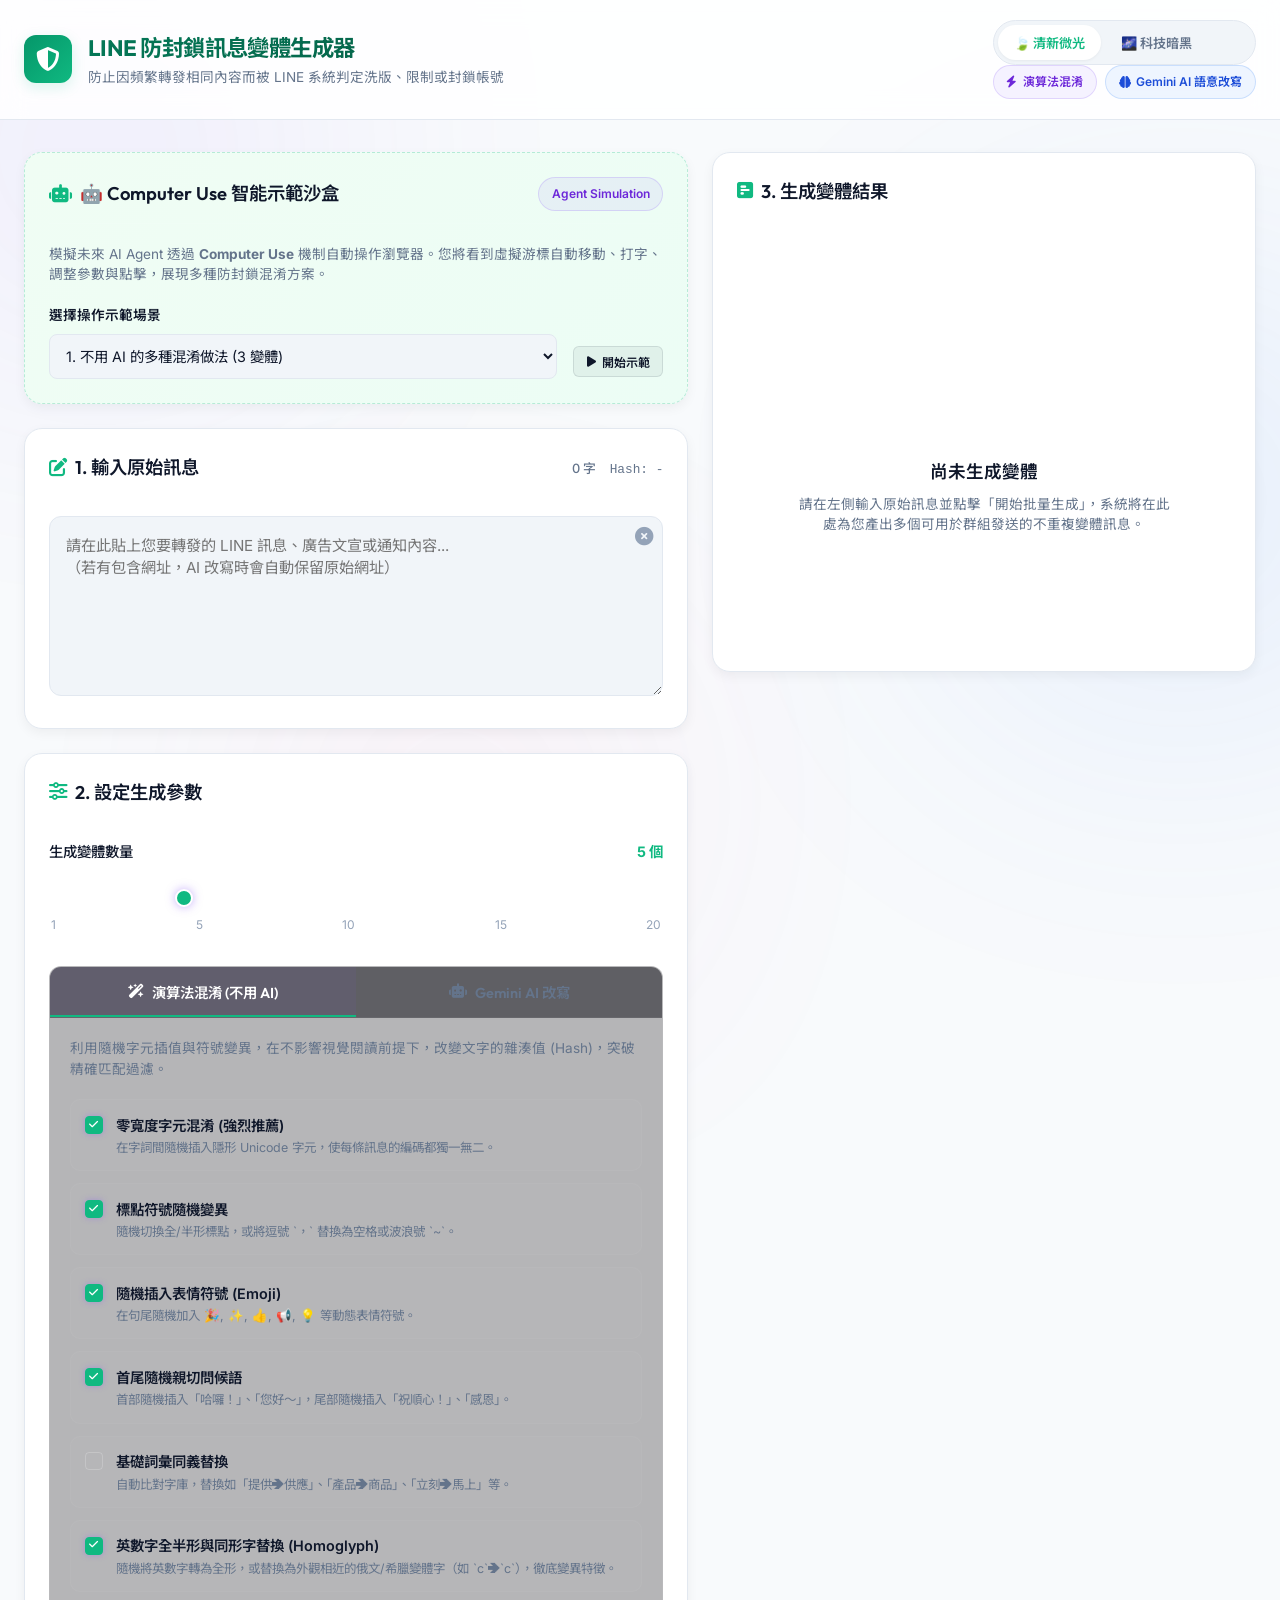
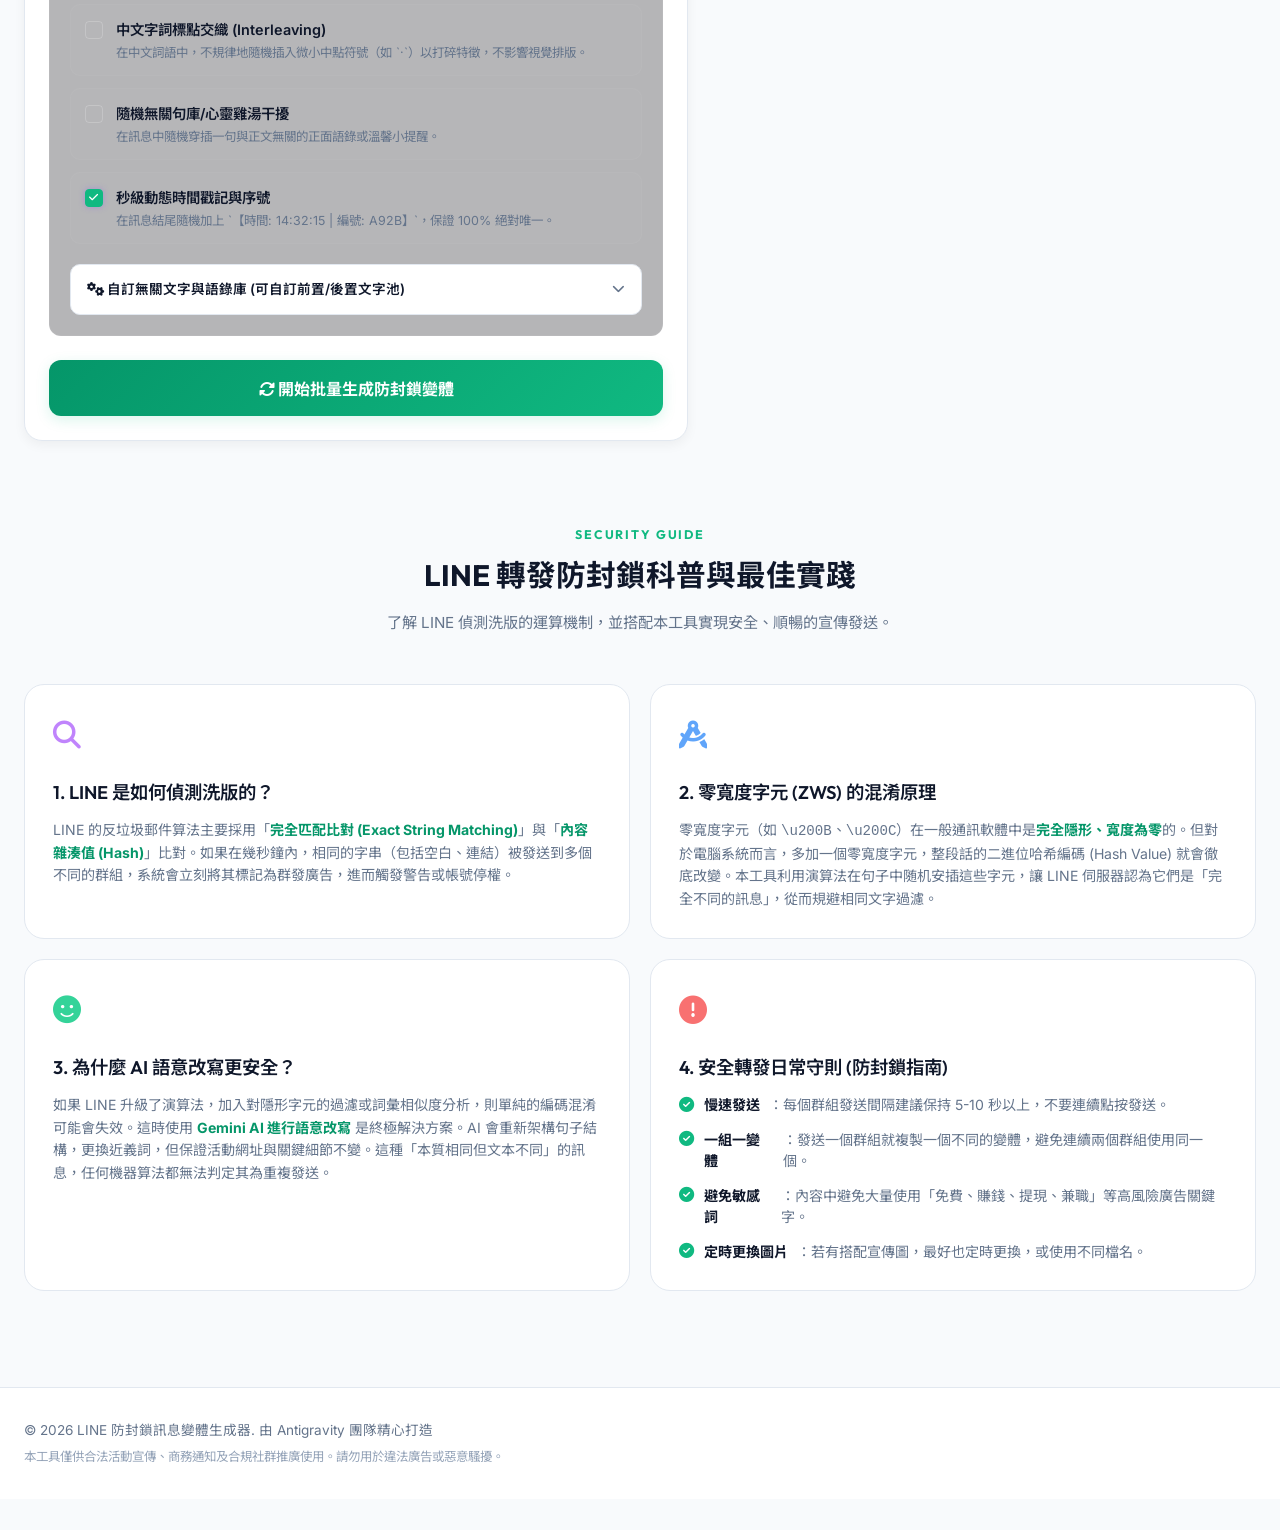
<file: index.html>
<!DOCTYPE html>
<html lang="zh-TW">
<head>
    <meta charset="UTF-8">
    <meta name="viewport" content="width=device-width, initial-scale=1.0">
    <title>LINE 防封鎖訊息變體生成器 | 雙效改寫混淆工具</title>
    <!-- Google Fonts -->
    <link rel="preconnect" href="https://fonts.googleapis.com">
    <link rel="preconnect" href="https://fonts.gstatic.com" crossorigin>
    <link href="https://fonts.googleapis.com/css2?family=Inter:wght@300;400;500;600;700&family=Outfit:wght@400;500;600;700;800&family=Noto+Sans+TC:wght@300;400;500;700;900&display=swap" rel="stylesheet">
    <!-- FontAwesome Icons -->
    <link rel="stylesheet" href="https://cdnjs.cloudflare.com/ajax/libs/font-awesome/6.4.0/css/all.min.css">
    <!-- CSS Stylesheet -->
    <link rel="stylesheet" href="style.css">
</head>
<body>

    <!-- Decorative Glow Orbs -->
    <div class="glow-orb orb-1"></div>
    <div class="glow-orb orb-2"></div>
    <div class="glow-orb orb-3"></div>

    <header class="app-header">
        <div class="container header-container">
            <div class="logo-area">
                <div class="logo-icon"><i class="fa-solid fa-shield-halved"></i></div>
                <div>
                    <h1>LINE 防封鎖訊息變體生成器</h1>
                    <p class="app-tagline">防止因頻繁轉發相同內容而被 LINE 系統判定洗版、限制或封鎖帳號</p>
                </div>
            </div>
            <div class="header-controls">
                <!-- Theme Switcher Pill -->
                <div class="theme-switcher" id="theme-switcher">
                    <button class="theme-btn active" id="theme-btn-fresh" data-theme="fresh">
                        🍃 清新微光
                    </button>
                    <button class="theme-btn" id="theme-btn-cyber" data-theme="cyber">
                        🌌 科技暗黑
                    </button>
                </div>
                
                <div class="header-badges">
                    <span class="badge badge-purple"><i class="fa-solid fa-bolt"></i> 演算法混淆</span>
                    <span class="badge badge-blue"><i class="fa-solid fa-brain"></i> Gemini AI 語意改寫</span>
                </div>
            </div>
        </div>
    </header>

    <main class="container app-layout">
        <!-- LEFT COLUMN: Control Panel & Settings -->
        <section class="control-panel">
            <!-- Computer Use Simulator Card -->
            <div class="card simulator-card">
                <div class="card-header">
                    <h2><i class="fa-solid fa-robot"></i> 🤖 Computer Use 智能示範沙盒</h2>
                    <span class="badge badge-purple">Agent Simulation</span>
                </div>
                <p class="tab-description">模擬未來 AI Agent 透過 <strong>Computer Use</strong> 機制自動操作瀏覽器。您將看到虛擬游標自動移動、打字、調整參數與點擊，展現多種防封鎖混淆方案。</p>
                
                <div class="sim-controls-wrapper">
                    <div class="form-group">
                        <label for="sim-scenario">選擇操作示範場景</label>
                        <select id="sim-scenario">
                            <option value="scenario-non-ai" selected>1. 不用 AI 的多種混淆做法 (3 變體)</option>
                            <option value="scenario-ai-hybrid">2. Gemini AI 語意改寫與混合模式 (2 變體)</option>
                            <option value="scenario-custom-noise">3. 自訂無關雜訊句庫演示 (4 變體)</option>
                        </select>
                    </div>
                    
                    <div class="sim-btns">
                        <button class="btn btn-secondary btn-sm btn-sim-action" id="btn-start-sim">
                            <i class="fa-solid fa-play"></i> 開始示範
                        </button>
                        <button class="btn btn-secondary btn-sm btn-sim-action hidden" id="btn-pause-sim">
                            <i class="fa-solid fa-pause"></i> 暫停
                        </button>
                        <button class="btn btn-secondary btn-sm btn-sim-action hidden" id="btn-stop-sim">
                            <i class="fa-solid fa-stop text-danger"></i> 停止
                        </button>
                    </div>
                </div>

                <!-- Simulation Monospace Console HUD -->
                <div class="sim-hud hidden" id="sim-hud">
                    <div class="sim-hud-header">
                        <span><i class="fa-solid fa-terminal"></i> Agent Action Terminal</span>
                        <span class="sim-hud-status" id="sim-hud-status">Executing...</span>
                    </div>
                    <div class="sim-hud-body" id="sim-hud-body">
                        <!-- Populated dynamically -->
                    </div>
                </div>
            </div>

            <!-- Text Input Card -->
            <div class="card">
                <div class="card-header">
                    <h2><i class="fa-solid fa-pen-to-square"></i> 1. 輸入原始訊息</h2>
                    <div class="header-meta">
                        <span class="char-counter" id="char-counter">0 字</span>
                        <span class="hash-display" id="orig-hash" style="margin-left: 10px; font-family: monospace; font-size: 0.8rem; color: var(--text-muted);">Hash: -</span>
                    </div>
                </div>
                <div class="input-wrapper">
                    <textarea id="input-message" placeholder="請在此貼上您要轉發的 LINE 訊息、廣告文宣或通知內容...&#10;（若有包含網址，AI 改寫時會自動保留原始網址）"></textarea>
                    <button class="clear-btn" id="btn-clear-input" title="清除輸入"><i class="fa-solid fa-circle-xmark"></i></button>
                </div>
            </div>

            <!-- Parameters Card -->
            <div class="card settings-card">
                <div class="card-header">
                    <h2><i class="fa-solid fa-sliders"></i> 2. 設定生成參數</h2>
                </div>
                
                <div class="setting-group">
                    <div class="setting-label">
                        <span>生成變體數量</span>
                        <strong id="variant-count-val">5 個</strong>
                    </div>
                    <div class="range-slider-wrapper">
                        <input type="range" id="variant-count" min="1" max="20" value="5" step="1">
                        <div class="range-ticks">
                            <span>1</span>
                            <span>5</span>
                            <span>10</span>
                            <span>15</span>
                            <span>20</span>
                        </div>
                    </div>
                </div>

                <!-- Mode Tabs -->
                <div class="tab-wrapper">
                    <div class="tabs">
                        <button class="tab-btn active" data-tab="tab-non-ai">
                            <i class="fa-solid fa-wand-magic-sparkles"></i> 演算法混淆 (不用 AI)
                        </button>
                        <button class="tab-btn" data-tab="tab-ai">
                            <i class="fa-solid fa-robot"></i> Gemini AI 改寫
                        </button>
                    </div>

                    <!-- Tab 1: Non-AI Algorithm Settings -->
                    <div class="tab-content active" id="tab-non-ai">
                        <p class="tab-description">利用隨機字元插值與符號變異，在不影響視覺閱讀前提下，改變文字的雜湊值 (Hash)，突破精確匹配過濾。</p>
                        
                        <div class="checkbox-options">
                            <label class="checkbox-card">
                                <input type="checkbox" id="opt-zws" checked>
                                <span class="checkbox-custom"><i class="fa-solid fa-check"></i></span>
                                <div class="option-info">
                                    <strong>零寬度字元混淆 (強烈推薦)</strong>
                                    <span>在字詞間隨機插入隱形 Unicode 字元，使每條訊息的編碼都獨一無二。</span>
                                </div>
                            </label>

                            <label class="checkbox-card">
                                <input type="checkbox" id="opt-punctuation" checked>
                                <span class="checkbox-custom"><i class="fa-solid fa-check"></i></span>
                                <div class="option-info">
                                    <strong>標點符號隨機變異</strong>
                                    <span>隨機切換全/半形標點，或將逗號 `，` 替換為空格或波浪號 `~`。</span>
                                </div>
                            </label>

                            <label class="checkbox-card">
                                <input type="checkbox" id="opt-emoji" checked>
                                <span class="checkbox-custom"><i class="fa-solid fa-check"></i></span>
                                <div class="option-info">
                                    <strong>隨機插入表情符號 (Emoji)</strong>
                                    <span>在句尾隨機加入 🎉, ✨, 👍, 📢, 💡 等動態表情符號。</span>
                                </div>
                            </label>

                            <label class="checkbox-card">
                                <input type="checkbox" id="opt-salutation" checked>
                                <span class="checkbox-custom"><i class="fa-solid fa-check"></i></span>
                                <div class="option-info">
                                    <strong>首尾隨機親切問候語</strong>
                                    <span>首部隨機插入「哈囉！」、「您好～」，尾部隨機插入「祝順心！」、「感恩」。</span>
                                </div>
                            </label>

                            <label class="checkbox-card">
                                <input type="checkbox" id="opt-synonyms">
                                <span class="checkbox-custom"><i class="fa-solid fa-check"></i></span>
                                <div class="option-info">
                                    <strong>基礎詞彙同義替換</strong>
                                    <span>自動比對字庫，替換如「提供➔供應」、「產品➔商品」、「立刻➔馬上」等。</span>
                                </div>
                            </label>

                            <label class="checkbox-card">
                                <input type="checkbox" id="opt-width" checked>
                                <span class="checkbox-custom"><i class="fa-solid fa-check"></i></span>
                                <div class="option-info">
                                    <strong>英數字全半形與同形字替換 (Homoglyph)</strong>
                                    <span>隨機將英數字轉為全形，或替換為外觀相近的俄文/希臘變體字（如 `c`➔`с`），徹底變異特徵。</span>
                                </div>
                            </label>

                            <label class="checkbox-card">
                                <input type="checkbox" id="opt-interleave">
                                <span class="checkbox-custom"><i class="fa-solid fa-check"></i></span>
                                <div class="option-info">
                                    <strong>中文字詞標點交織 (Interleaving)</strong>
                                    <span>在中文詞語中，不規律地隨機插入微小中點符號（如 `·`）以打碎特徵，不影響視覺排版。</span>
                                </div>
                            </label>

                            <label class="checkbox-card">
                                <input type="checkbox" id="opt-noise-quote">
                                <span class="checkbox-custom"><i class="fa-solid fa-check"></i></span>
                                <div class="option-info">
                                    <strong>隨機無關句庫/心靈雞湯干擾</strong>
                                    <span>在訊息中隨機穿插一句與正文無關的正面語錄或溫馨小提醒。</span>
                                </div>
                            </label>

                            <label class="checkbox-card">
                                <input type="checkbox" id="opt-timestamp" checked>
                                <span class="checkbox-custom"><i class="fa-solid fa-check"></i></span>
                                <div class="option-info">
                                    <strong>秒級動態時間戳記與序號</strong>
                                    <span>在訊息結尾隨機加上 `【時間: 14:32:15 | 編號: A92B】`，保證 100% 絕對唯一。</span>
                                </div>
                            </label>
                        </div>

                        <!-- Advanced Custom Text pools collapsible -->
                        <div class="advanced-settings-toggle" id="btn-toggle-advanced">
                            <span><i class="fa-solid fa-gears"></i> 自訂無關文字與語錄庫 (可自訂前置/後置文字池)</span>
                            <i class="fa-solid fa-chevron-down toggle-arrow" id="advanced-arrow"></i>
                        </div>

                        <div class="advanced-settings-panel hidden" id="advanced-settings-panel">
                            <div class="form-group">
                                <label for="custom-prefixes">自訂前置問候語池 (一行一個)</label>
                                <textarea id="custom-prefixes" placeholder="輸入可隨機替代的前置句..."></textarea>
                            </div>
                            <div class="form-group">
                                <label for="custom-suffixes">自訂後置祝福語池 (一行一個)</label>
                                <textarea id="custom-suffixes" placeholder="輸入可隨機替代的後置句..."></textarea>
                            </div>
                            <div class="form-group">
                                <label for="custom-quotes">自訂無關雜訊句庫 (心靈雞湯，一行一個)</label>
                                <textarea id="custom-quotes" placeholder="輸入可隨機穿插的無關句..."></textarea>
                            </div>
                        </div>
                    </div>

                    <!-- Tab 2: Gemini AI Settings -->
                    <div class="tab-content" id="tab-ai">
                        <p class="tab-description">呼叫 Google Gemini 模型，進行深度的句型重組與詞彙改寫，確保意思 100% 相同，但字面特徵截然不同。</p>
                        
                        <div class="ai-form">
                            <!-- API Key Input -->
                            <div class="form-group">
                                <div class="form-label-with-link">
                                    <label for="api-key">Google Gemini API Key</label>
                                    <a href="https://aistudio.google.com/app/apikey" target="_blank" rel="noopener noreferrer" class="link-btn">
                                        <i class="fa-solid fa-arrow-up-right-from-square"></i> 取得免費金鑰
                                    </a>
                                </div>
                                <div class="api-key-input-wrapper">
                                    <input type="password" id="api-key" placeholder="請輸入 AI Studio 的 API 金鑰 (AI_...)">
                                    <button class="toggle-password" id="btn-toggle-key" type="button" title="顯示金鑰">
                                        <i class="fa-solid fa-eye"></i>
                                    </button>
                                </div>
                                <span class="form-help">金鑰將安全地儲存在您的瀏覽器本地，不會傳送到第三方伺服器。</span>
                            </div>

                            <!-- Model Select -->
                            <div class="form-group">
                                <label for="ai-model">選擇 Gemini 模型</label>
                                <select id="ai-model">
                                    <option value="gemini-2.5-flash" selected>Gemini 2.5 Flash (推薦 - 速度極快且節省 Token)</option>
                                    <option value="gemini-2.0-flash">Gemini 2.0 Flash (新版 - 反應靈敏)</option>
                                    <option value="gemini-1.5-flash">Gemini 1.5 Flash (標準版)</option>
                                    <option value="gemini-2.5-pro">Gemini 2.5 Pro (高品質重寫 - 速度較慢)</option>
                                    <option value="custom">自訂模型名稱...</option>
                                </select>
                                <input type="text" id="custom-model-input" placeholder="請輸入模型 ID，例如: gemini-2.5-flash" class="custom-model-input hidden">
                            </div>

                            <!-- Tone Select -->
                            <div class="form-group">
                                <label for="ai-tone">改寫風格</label>
                                <select id="ai-tone">
                                    <option value="professional" selected>專業商務 (語氣誠懇、字句正式)</option>
                                    <option value="casual">親切日常 (適合社群轉發、多用「喔」、「唷」)</option>
                                    <option value="promotional">熱銷促銷 (凸顯限時限量好康、加強吸引力)</option>
                                    <option value="concise">簡短精煉 (去蕪存菁、只保留精華核心)</option>
                                </select>
                            </div>

                            <!-- Hybrid Mode Checkbox -->
                            <label class="checkbox-card hybrid-card">
                                <input type="checkbox" id="opt-hybrid" checked>
                                <span class="checkbox-custom"><i class="fa-solid fa-check"></i></span>
                                <div class="option-info">
                                    <strong>AI 語意改寫 + 零寬度字元混合模式 (最強防護)</strong>
                                    <span>先由 Gemini 進行語意改寫，再將生成的變體加入零寬度字元，達到雙重保護。</span>
                                </div>
                            </label>
                        </div>
                    </div>
                </div>

                <!-- Generate Action Button -->
                <button class="btn btn-generate" id="btn-generate">
                    <span class="btn-text"><i class="fa-solid fa-rotate"></i> 開始批量生成防封鎖變體</span>
                    <span class="spinner hidden"><i class="fa-solid fa-circle-notch fa-spin"></i> 生成中...</span>
                </button>
            </div>
        </section>

        <!-- RIGHT COLUMN: Output & Preview -->
        <section class="preview-panel">
            <div class="card results-card">
                <div class="card-header results-header">
                    <div class="results-title">
                        <h2><i class="fa-solid fa-square-poll-horizontal"></i> 3. 生成變體結果</h2>
                        <span class="results-count-badge hidden" id="results-count">共 0 個變體</span>
                    </div>
                    <div class="results-actions hidden" id="results-actions">
                        <label class="toggle-switch">
                            <input type="checkbox" id="toggle-zws-visibility">
                            <span class="slider-round"></span>
                            <span class="toggle-label"><i class="fa-solid fa-eye-slash"></i> 顯示隱形字元</span>
                        </label>
                        <button class="btn btn-secondary btn-sm" id="btn-export-csv">
                            <i class="fa-solid fa-file-csv"></i> 導出 CSV
                        </button>
                    </div>
                </div>

                <!-- Empty State -->
                <div class="empty-state" id="empty-state">
                    <div class="empty-icon"><i class="fa-solid fa-message-slash"></i></div>
                    <h3>尚未生成變體</h3>
                    <p>請在左側輸入原始訊息並點擊「開始批量生成」，系統將在此處為您產出多個可用於群組發送的不重複變體訊息。</p>
                </div>

                <!-- Loading State (Skeleton UI) -->
                <div class="skeleton-container hidden" id="skeleton-container">
                    <div class="skeleton-card">
                        <div class="skeleton-header">
                            <div class="skeleton-title"></div>
                            <div class="skeleton-btn"></div>
                        </div>
                        <div class="skeleton-body"></div>
                    </div>
                    <div class="skeleton-card">
                        <div class="skeleton-header">
                            <div class="skeleton-title"></div>
                            <div class="skeleton-btn"></div>
                        </div>
                        <div class="skeleton-body"></div>
                    </div>
                </div>

                <!-- Results List -->
                <div class="results-list hidden" id="results-list">
                    <!-- Populated dynamically by JS -->
                </div>
            </div>
        </section>
    </main>

    <!-- KNOWLEDGE SECTION: Bento Style grid -->
    <section class="container info-section">
        <div class="section-title">
            <span class="section-tag">SECURITY GUIDE</span>
            <h2>LINE 轉發防封鎖科普與最佳實踐</h2>
            <p>了解 LINE 偵測洗版的運算機制，並搭配本工具實現安全、順暢的宣傳發送。</p>
        </div>

        <div class="bento-grid">
            <div class="bento-card">
                <div class="bento-icon text-purple"><i class="fa-solid fa-magnifying-glass"></i></div>
                <h3>1. LINE 是如何偵測洗版的？</h3>
                <p>LINE 的反垃圾郵件算法主要採用「<strong>完全匹配比對 (Exact String Matching)</strong>」與「<strong>內容雜湊值 (Hash)</strong>」比對。如果在幾秒鐘內，相同的字串（包括空白、連結）被發送到多個不同的群組，系統會立刻將其標記為群發廣告，進而觸發警告或帳號停權。</p>
            </div>

            <div class="bento-card">
                <div class="bento-icon text-blue"><i class="fa-solid fa-compass-drafting"></i></div>
                <h3>2. 零寬度字元 (ZWS) 的混淆原理</h3>
                <p>零寬度字元（如 <code>\u200B</code>、<code>\u200C</code>）在一般通訊軟體中是<strong>完全隱形、寬度為零</strong>的。但對於電腦系統而言，多加一個零寬度字元，整段話的二進位哈希編碼 (Hash Value) 就會徹底改變。本工具利用演算法在句子中随机安插這些字元，讓 LINE 伺服器認為它們是「完全不同的訊息」，從而規避相同文字過濾。</p>
            </div>

            <div class="bento-card">
                <div class="bento-icon text-green"><i class="fa-solid fa-face-smile"></i></div>
                <h3>3. 為什麼 AI 語意改寫更安全？</h3>
                <p>如果 LINE 升級了演算法，加入對隱形字元的過濾或詞彙相似度分析，則單純的編碼混淆可能會失效。這時使用 <strong>Gemini AI 進行語意改寫</strong> 是終極解決方案。AI 會重新架構句子結構，更換近義詞，但保證活動網址與關鍵細節不變。這種「本質相同但文本不同」的訊息，任何機器算法都無法判定其為重複發送。</p>
            </div>

            <div class="bento-card">
                <div class="bento-icon text-red"><i class="fa-solid fa-circle-exclamation"></i></div>
                <h3>4. 安全轉發日常守則 (防封鎖指南)</h3>
                <ul class="guidelines-list">
                    <li><i class="fa-solid fa-circle-check"></i> <strong>慢速發送</strong>：每個群組發送間隔建議保持 5-10 秒以上，不要連續點按發送。</li>
                    <li><i class="fa-solid fa-circle-check"></i> <strong>一組一變體</strong>：發送一個群組就複製一個不同的變體，避免連續兩個群組使用同一個。</li>
                    <li><i class="fa-solid fa-circle-check"></i> <strong>避免敏感詞</strong>：內容中避免大量使用「免費、賺錢、提現、兼職」等高風險廣告關鍵字。</li>
                    <li><i class="fa-solid fa-circle-check"></i> <strong>定時更換圖片</strong>：若有搭配宣傳圖，最好也定時更換，或使用不同檔名。</li>
                </ul>
            </div>
        </div>
    </section>

    <!-- Footer -->
    <footer class="app-footer-bar">
        <div class="container text-center">
            <p>© 2026 LINE 防封鎖訊息變體生成器. 由 Antigravity 團隊精心打造</p>
            <p class="text-muted">本工具僅供合法活動宣傳、商務通知及合規社群推廣使用。請勿用於違法廣告或惡意騷擾。</p>
        </div>
    </footer>

    <!-- Toast Notification -->
    <div id="toast" class="toast hidden">
        <span class="toast-icon"><i class="fa-solid fa-circle-check"></i></span>
        <span class="toast-message">複製成功！已標記該變體為已使用。</span>
    </div>

    <!-- Virtual Cursor for Agent Simulation -->
    <div class="virtual-cursor hidden" id="virtual-cursor">
        <i class="fa-solid fa-mouse-pointer"></i>
        <div class="click-ripple" id="click-ripple"></div>
    </div>

    <!-- Interactive Script -->
    <script src="script.js"></script>
</body>
</html>
</file>
<file: style.css>
/* Custom CSS for LINE Anti-Ban Message Mutator App */

:root {
    /* Fresh Light Theme (Default) */
    --bg-dark: #f8fafc;
    --bg-card: #ffffff;
    --bg-card-hover: #f1f5f9;
    --border-color: #e2e8f0;
    --border-hover: #cbd5e1;
    --bg-input: #f1f5f9;
    
    --primary: #10b981; /* Emerald */
    --primary-gradient: linear-gradient(135deg, #059669 0%, #10b981 100%);
    --secondary: #6366f1; /* Indigo */
    --secondary-gradient: linear-gradient(135deg, #4f46e5 0%, #6366f1 100%);
    --line-color: #06c755;
    --line-gradient: linear-gradient(135deg, #059669 0%, #06c755 100%);
    
    --text-main: #0f172a;
    --text-muted: #64748b;
    --text-dark: #94a3b8;
    
    --success: #10b981;
    --danger: #ef4444;
    --warning: #f59e0b;
    
    --font-heading: 'Outfit', 'Inter', 'Noto Sans TC', sans-serif;
    --font-body: 'Inter', 'Noto Sans TC', sans-serif;
    
    --shadow-sm: 0 1px 3px rgba(0, 0, 0, 0.05);
    --shadow-md: 0 4px 12px rgba(0, 0, 0, 0.05);
    --shadow-glow: 0 4px 14px rgba(16, 185, 129, 0.15);
    
    --transition: all 0.3s cubic-bezier(0.4, 0, 0.2, 1);
    --orb-opacity: 0.08;

    /* Theme Tokens for Light theme compatibility */
    --card-header-text: #0f172a;
    --header-bg: rgba(255, 255, 255, 0.85);
    --header-border: #e2e8f0;
    --logo-text-gradient: linear-gradient(120deg, #047857 0%, #065f46 100%);
    
    --badge-bg-purple: rgba(139, 92, 246, 0.08);
    --badge-border-purple: rgba(139, 92, 246, 0.2);
    --badge-text-purple: #6d28d9;
    --badge-bg-blue: rgba(59, 130, 246, 0.08);
    --badge-border-blue: rgba(59, 130, 246, 0.2);
    --badge-text-blue: #1d4ed8;
    
    --variant-card-bg: #ffffff;
    --variant-body-bg: #f8fafc;
    --variant-body-text: #0f172a;
    
    --bento-title-color: #0f172a;
    --bento-para-bold: #059669;
    
    --advanced-bg: #f8fafc;
    
    --select-option-bg: #ffffff;
    --select-option-text: #0f172a;
    
    --sim-card-bg: linear-gradient(135deg, #f0fdf4 0%, #ecfdf5 100%);
    --sim-card-border: rgba(16, 185, 129, 0.25);
    --sim-card-hover-border: rgba(16, 185, 129, 0.5);

    --btn-secondary-bg: rgba(15, 23, 42, 0.05);
    --btn-secondary-border: rgba(15, 23, 42, 0.1);
    --btn-secondary-text: #0f172a;
    --btn-secondary-hover-bg: rgba(15, 23, 42, 0.08);
    --btn-secondary-hover-border: rgba(15, 23, 42, 0.18);
}

.theme-dark-cyber {
    /* Cyber Dark Theme (Current Dark Theme) */
    --bg-dark: #090b11;
    --bg-card: rgba(17, 22, 37, 0.75);
    --bg-card-hover: rgba(22, 28, 48, 0.9);
    --border-color: rgba(255, 255, 255, 0.08);
    --border-hover: rgba(255, 255, 255, 0.15);
    --bg-input: rgba(10, 11, 18, 0.6);
    
    --primary: #8b5cf6; /* Purple */
    --primary-gradient: linear-gradient(135deg, #6366f1 0%, #a855f7 100%);
    --secondary: #3b82f6; /* Blue */
    --secondary-gradient: linear-gradient(135deg, #1d4ed8 0%, #3b82f6 100%);
    
    --text-main: #f3f4f6;
    --text-muted: #9ca3af;
    --text-dark: #4b5563;
    
    --shadow-sm: 0 2px 8px rgba(0, 0, 0, 0.3);
    --shadow-md: 0 8px 24px rgba(0, 0, 0, 0.4);
    --shadow-glow: 0 0 20px rgba(139, 92, 246, 0.25);
    --orb-opacity: 0.22;

    /* Theme Tokens for Dark Theme */
    --card-header-text: #ffffff;
    --header-bg: rgba(10, 12, 22, 0.8);
    --header-border: rgba(255, 255, 255, 0.08);
    --logo-text-gradient: linear-gradient(120deg, #ffffff 30%, #e9d5ff 100%);
    
    --badge-bg-purple: rgba(139, 92, 246, 0.15);
    --badge-border-purple: rgba(139, 92, 246, 0.3);
    --badge-text-purple: #c084fc;
    --badge-bg-blue: rgba(59, 130, 246, 0.15);
    --badge-border-blue: rgba(59, 130, 246, 0.3);
    --badge-text-blue: #60a5fa;
    
    --variant-card-bg: rgba(255, 255, 255, 0.02);
    --variant-body-bg: rgba(10, 11, 18, 0.4);
    --variant-body-text: #e5e7eb;
    
    --bento-title-color: #ffffff;
    --bento-para-bold: #ffffff;
    
    --advanced-bg: rgba(10, 11, 18, 0.4);
    
    --select-option-bg: #090b11;
    --select-option-text: #ffffff;
    
    --sim-card-bg: linear-gradient(135deg, rgba(17, 22, 37, 0.8) 0%, rgba(26, 21, 44, 0.8) 100%);
    --sim-card-border: rgba(139, 92, 246, 0.35);
    --sim-card-hover-border: rgba(139, 92, 246, 0.6);

    --btn-secondary-bg: rgba(255, 255, 255, 0.05);
    --btn-secondary-border: rgba(255, 255, 255, 0.08);
    --btn-secondary-text: #ffffff;
    --btn-secondary-hover-bg: rgba(255, 255, 255, 0.1);
    --btn-secondary-hover-border: rgba(255, 255, 255, 0.15);
}

/* Global Reset & Base Styles */
* {
    box-sizing: border-box;
    margin: 0;
    padding: 0;
}

body {
    background-color: var(--bg-dark);
    color: var(--text-main);
    font-family: var(--font-body);
    line-height: 1.6;
    overflow-x: hidden;
    padding-bottom: 2rem;
}

.container {
    width: 100%;
    max-width: 1280px;
    margin: 0 auto;
    padding: 0 1.5rem;
}

a {
    color: var(--secondary);
    text-decoration: none;
    transition: var(--transition);
}

a:hover {
    color: #60a5fa;
    text-decoration: underline;
}

/* Scrollbar Customization */
::-webkit-scrollbar {
    width: 8px;
    height: 8px;
}

::-webkit-scrollbar-track {
    background: #0d1117;
}

::-webkit-scrollbar-thumb {
    background: #2f363d;
    border-radius: 4px;
}

::-webkit-scrollbar-thumb:hover {
    background: #444d56;
}

/* Decorative Background Glow Orbs */
.glow-orb {
    position: absolute;
    border-radius: 50%;
    filter: blur(140px);
    z-index: -1;
    opacity: 0.22;
    pointer-events: none;
}

.orb-1 {
    width: 500px;
    height: 500px;
    background: radial-gradient(circle, #8b5cf6 0%, rgba(139,92,246,0) 70%);
    top: -100px;
    left: -150px;
}

.orb-2 {
    width: 600px;
    height: 600px;
    background: radial-gradient(circle, #3b82f6 0%, rgba(59,130,246,0) 70%);
    top: 200px;
    right: -200px;
}

.orb-3 {
    width: 400px;
    height: 400px;
    background: radial-gradient(circle, #ec4899 0%, rgba(236,72,153,0) 70%);
    bottom: -100px;
    left: 20%;
}

/* Header Styling */
.app-header {
    background: var(--header-bg);
    backdrop-filter: blur(12px);
    border-bottom: 1px solid var(--header-border);
    padding: 1.25rem 0;
    position: sticky;
    top: 0;
    z-index: 100;
}

.header-container {
    display: flex;
    justify-content: space-between;
    align-items: center;
    flex-wrap: wrap;
    gap: 1rem;
}

.logo-area {
    display: flex;
    align-items: center;
    gap: 1rem;
}

.logo-icon {
    width: 48px;
    height: 48px;
    border-radius: 12px;
    background: var(--primary-gradient);
    display: flex;
    justify-content: center;
    align-items: center;
    font-size: 1.5rem;
    color: white;
    box-shadow: var(--shadow-glow);
}

.logo-area h1 {
    font-family: var(--font-heading);
    font-size: 1.4rem;
    font-weight: 700;
    letter-spacing: -0.025em;
    background: var(--logo-text-gradient);
    -webkit-background-clip: text;
    -webkit-text-fill-color: transparent;
}

.app-tagline {
    font-size: 0.85rem;
    color: var(--text-muted);
}

.header-badges {
    display: flex;
    gap: 0.5rem;
}

.badge {
    padding: 0.4rem 0.8rem;
    border-radius: 9999px;
    font-size: 0.75rem;
    font-weight: 600;
    display: flex;
    align-items: center;
    gap: 0.35rem;
}

.badge-purple {
    background: var(--badge-bg-purple);
    border: 1px solid var(--badge-border-purple);
    color: var(--badge-text-purple);
}

.badge-badge {
    background: var(--badge-bg-purple);
    border: 1px solid var(--badge-border-purple);
    color: var(--badge-text-purple);
}

.badge-blue {
    background: var(--badge-bg-blue);
    border: 1px solid var(--badge-border-blue);
    color: var(--badge-text-blue);
}

/* Card Styling (Glassmorphism) */
.card {
    background-color: var(--bg-card);
    border: 1px solid var(--border-color);
    border-radius: 18px;
    padding: 1.5rem;
    box-shadow: var(--shadow-md);
    backdrop-filter: blur(16px);
    transition: var(--transition);
}

.card:hover {
    border-color: var(--border-hover);
    box-shadow: 0 12px 32px rgba(0, 0, 0, 0.5);
}

.card-header {
    display: flex;
    justify-content: space-between;
    align-items: center;
    margin-bottom: 1.25rem;
    border-bottom: 1px solid rgba(255, 255, 255, 0.05);
    padding-bottom: 0.75rem;
}

.card-header h2 {
    font-family: var(--font-heading);
    font-size: 1.15rem;
    font-weight: 600;
    color: var(--card-header-text);
    display: flex;
    align-items: center;
    gap: 0.5rem;
}

.card-header h2 i {
    color: var(--primary);
}

/* Layout Grid */
.app-layout {
    display: grid;
    grid-template-columns: 1.1fr 0.9fr;
    gap: 1.5rem;
    margin-top: 2rem;
    align-items: start;
}

/* Left Panel Input Area */
.input-wrapper {
    position: relative;
    width: 100%;
}

#input-message {
    width: 100%;
    height: 180px;
    background: var(--bg-input);
    border: 1px solid var(--border-color);
    border-radius: 12px;
    color: var(--text-main);
    font-family: inherit;
    font-size: 0.95rem;
    padding: 1rem;
    padding-right: 2.5rem;
    resize: vertical;
    outline: none;
    transition: var(--transition);
}

#input-message:focus {
    border-color: var(--primary);
    box-shadow: 0 0 0 3px rgba(139, 92, 246, 0.15);
    background: var(--bg-card);
}

.char-counter {
    font-size: 0.8rem;
    color: var(--text-muted);
    font-weight: 500;
}

.clear-btn {
    position: absolute;
    top: 10px;
    right: 10px;
    background: transparent;
    border: none;
    color: var(--text-dark);
    font-size: 1.15rem;
    cursor: pointer;
    transition: var(--transition);
}

.clear-btn:hover {
    color: var(--danger);
}

/* Parameter Settings Styling */
.settings-card {
    margin-top: 1.5rem;
}

.setting-group {
    margin-bottom: 1.5rem;
}

.setting-label {
    display: flex;
    justify-content: space-between;
    align-items: center;
    font-size: 0.9rem;
    font-weight: 500;
    margin-bottom: 0.75rem;
}

.setting-label strong {
    color: var(--primary);
}

/* Custom Range Slider */
.range-slider-wrapper {
    width: 100%;
    padding: 0.5rem 0;
}

#variant-count {
    -webkit-appearance: none;
    width: 100%;
    height: 6px;
    border-radius: 3px;
    background: rgba(255, 255, 255, 0.1);
    outline: none;
    cursor: pointer;
}

#variant-count::-webkit-slider-thumb {
    -webkit-appearance: none;
    appearance: none;
    width: 18px;
    height: 18px;
    border-radius: 50%;
    background: var(--primary);
    border: 2px solid white;
    box-shadow: 0 0 10px rgba(139, 92, 246, 0.5);
    transition: transform 0.1s;
}

#variant-count::-webkit-slider-thumb:hover {
    transform: scale(1.2);
}

.range-ticks {
    display: flex;
    justify-content: space-between;
    font-size: 0.75rem;
    color: var(--text-dark);
    margin-top: 0.4rem;
    padding: 0 2px;
}

/* Tabs System */
.tab-wrapper {
    margin-top: 1.5rem;
    border: 1px solid rgba(255, 255, 255, 0.05);
    border-radius: 12px;
    background: rgba(10, 11, 18, 0.3);
    overflow: hidden;
}

.tabs {
    display: flex;
    background: rgba(10, 11, 18, 0.5);
    border-bottom: 1px solid rgba(255, 255, 255, 0.05);
}

.tab-btn {
    flex: 1;
    padding: 0.85rem 1rem;
    background: transparent;
    border: none;
    color: var(--text-muted);
    font-family: var(--font-heading);
    font-size: 0.9rem;
    font-weight: 600;
    cursor: pointer;
    display: flex;
    justify-content: center;
    align-items: center;
    gap: 0.5rem;
    transition: var(--transition);
    border-bottom: 2px solid transparent;
}

.tab-btn:hover {
    color: var(--text-main);
    background: rgba(255, 255, 255, 0.02);
}

.tab-btn.active {
    color: white;
    background: rgba(139, 92, 246, 0.06);
    border-bottom-color: var(--primary);
}

.tab-content {
    padding: 1.25rem;
    display: none;
}

.tab-content.active {
    display: block;
    animation: fadeIn 0.4s ease-out;
}

.tab-description {
    font-size: 0.85rem;
    color: var(--text-muted);
    margin-bottom: 1.25rem;
    line-height: 1.5;
}

/* Option Checkboxes (Non-AI) */
.checkbox-options {
    display: flex;
    flex-direction: column;
    gap: 0.75rem;
}

.checkbox-card {
    display: flex;
    align-items: flex-start;
    gap: 0.85rem;
    padding: 0.85rem;
    border-radius: 10px;
    background: rgba(255, 255, 255, 0.02);
    border: 1px solid rgba(255, 255, 255, 0.03);
    cursor: pointer;
    transition: var(--transition);
}

.checkbox-card:hover {
    background: rgba(255, 255, 255, 0.04);
    border-color: rgba(255, 255, 255, 0.08);
}

.checkbox-card input[type="checkbox"] {
    position: absolute;
    opacity: 0;
    cursor: pointer;
    height: 0;
    width: 0;
}

.checkbox-custom {
    display: flex;
    align-items: center;
    justify-content: center;
    width: 18px;
    height: 18px;
    border-radius: 4px;
    border: 1px solid rgba(255, 255, 255, 0.2);
    background: transparent;
    color: transparent;
    font-size: 0.65rem;
    flex-shrink: 0;
    margin-top: 0.15rem;
    transition: var(--transition);
}

.checkbox-card input[type="checkbox"]:checked ~ .checkbox-custom {
    background: var(--primary);
    border-color: var(--primary);
    color: white;
    box-shadow: 0 0 6px rgba(139, 92, 246, 0.4);
}

.checkbox-card:hover input[type="checkbox"]:not(:checked) ~ .checkbox-custom {
    border-color: rgba(255, 255, 255, 0.4);
}

.option-info {
    display: flex;
    flex-direction: column;
    gap: 0.15rem;
}

.option-info strong {
    font-size: 0.9rem;
    color: var(--text-main);
    font-weight: 600;
}

.option-info span {
    font-size: 0.78rem;
    color: var(--text-muted);
    line-height: 1.4;
}

/* AI Form Fields */
.ai-form {
    display: flex;
    flex-direction: column;
    gap: 1.25rem;
}

.form-group {
    display: flex;
    flex-direction: column;
    gap: 0.5rem;
}

.form-group label {
    font-size: 0.85rem;
    font-weight: 600;
    color: var(--text-main);
}

.form-label-with-link {
    display: flex;
    justify-content: space-between;
    align-items: center;
}

.link-btn {
    font-size: 0.78rem;
    font-weight: 500;
    display: flex;
    align-items: center;
    gap: 0.25rem;
}

.api-key-input-wrapper {
    position: relative;
    display: flex;
    width: 100%;
}

.api-key-input-wrapper input {
    width: 100%;
    padding: 0.75rem;
    padding-right: 2.5rem;
    background: var(--bg-input);
    border: 1px solid var(--border-color);
    border-radius: 8px;
    color: var(--text-main);
    font-size: 0.9rem;
    outline: none;
    transition: var(--transition);
}

.api-key-input-wrapper input:focus {
    border-color: var(--primary);
    box-shadow: 0 0 0 2px rgba(139, 92, 246, 0.15);
}

.toggle-password {
    position: absolute;
    right: 10px;
    top: 50%;
    transform: translateY(-50%);
    background: transparent;
    border: none;
    color: var(--text-muted);
    cursor: pointer;
    font-size: 1rem;
    transition: var(--transition);
}

.toggle-password:hover {
    color: var(--text-main);
}

.form-help {
    font-size: 0.75rem;
    color: var(--text-dark);
}

.form-group select {
    padding: 0.75rem;
    background: var(--bg-input);
    border: 1px solid var(--border-color);
    border-radius: 8px;
    color: var(--text-main);
    font-size: 0.9rem;
    outline: none;
    cursor: pointer;
    transition: var(--transition);
    font-family: inherit;
}

.form-group select:focus {
    border-color: var(--primary);
}

.form-group select option {
    background: var(--select-option-bg);
    color: var(--select-option-text);
}

.custom-model-input {
    margin-top: 0.5rem;
    padding: 0.75rem;
    background: var(--bg-input);
    border: 1px solid var(--border-color);
    border-radius: 8px;
    color: var(--text-main);
    font-size: 0.9rem;
    outline: none;
    transition: var(--transition);
}

.custom-model-input:focus {
    border-color: var(--primary);
}

.hidden {
    display: none !important;
}

.hybrid-card {
    background: rgba(139, 92, 246, 0.04);
    border-color: rgba(139, 92, 246, 0.15);
}

.hybrid-card:hover {
    background: rgba(139, 92, 246, 0.08);
    border-color: rgba(139, 92, 246, 0.25);
}

/* Generate Button */
.btn-generate {
    width: 100%;
    margin-top: 1.5rem;
    padding: 1rem;
    border-radius: 12px;
    background: var(--primary-gradient);
    border: none;
    color: white;
    font-family: var(--font-heading);
    font-size: 1rem;
    font-weight: 700;
    cursor: pointer;
    display: flex;
    justify-content: center;
    align-items: center;
    box-shadow: var(--shadow-glow);
    transition: var(--transition);
    position: relative;
    overflow: hidden;
}

.btn-generate::before {
    content: '';
    position: absolute;
    top: 0;
    left: -100%;
    width: 100%;
    height: 100%;
    background: linear-gradient(
        120deg,
        transparent,
        rgba(255, 255, 255, 0.15),
        transparent
    );
    transition: all 0.6s;
}

.btn-generate:hover {
    transform: translateY(-2px);
    box-shadow: 0 0 25px rgba(139, 92, 246, 0.4);
}

.btn-generate:hover::before {
    left: 100%;
}

.btn-generate:active {
    transform: translateY(0);
}

.btn-generate:disabled {
    background: var(--text-dark);
    cursor: not-allowed;
    box-shadow: none;
    transform: none;
}

.spinner {
    display: flex;
    align-items: center;
    gap: 0.5rem;
}

/* Right Panel: Results Header */
.results-card {
    min-height: 520px;
    display: flex;
    flex-direction: column;
}

.results-header {
    border-bottom: 1px solid rgba(255, 255, 255, 0.05);
}

.results-title {
    display: flex;
    align-items: center;
    gap: 0.75rem;
}

.results-count-badge {
    background: rgba(139, 92, 246, 0.15);
    color: #c084fc;
    font-size: 0.75rem;
    padding: 0.2rem 0.6rem;
    border-radius: 9999px;
    font-weight: 600;
}

.results-actions {
    display: flex;
    align-items: center;
    gap: 1rem;
}

/* Toggle Switch (ZWS Visibility) */
.toggle-switch {
    position: relative;
    display: inline-flex;
    align-items: center;
    cursor: pointer;
    user-select: none;
}

.toggle-switch input {
    opacity: 0;
    width: 0;
    height: 0;
}

.slider-round {
    position: relative;
    display: inline-block;
    width: 34px;
    height: 18px;
    background-color: #374151;
    border-radius: 34px;
    margin-right: 0.4rem;
    transition: var(--transition);
}

.slider-round:before {
    position: absolute;
    content: "";
    height: 12px;
    width: 12px;
    left: 3px;
    bottom: 3px;
    background-color: white;
    border-radius: 50%;
    transition: var(--transition);
}

.toggle-switch input:checked + .slider-round {
    background-color: var(--primary);
}

.toggle-switch input:checked + .slider-round:before {
    transform: translateX(16px);
}

.toggle-label {
    font-size: 0.78rem;
    font-weight: 500;
    color: var(--text-muted);
}

.toggle-switch input:checked ~ .toggle-label {
    color: var(--text-main);
}

.btn-secondary {
    background: var(--btn-secondary-bg);
    border: 1px solid var(--btn-secondary-border);
    color: var(--btn-secondary-text);
    cursor: pointer;
    font-family: inherit;
    font-weight: 600;
    transition: var(--transition);
}

.btn-secondary:hover {
    background: var(--btn-secondary-hover-bg);
    border-color: var(--btn-secondary-hover-border);
}

.btn-sm {
    padding: 0.4rem 0.8rem;
    border-radius: 6px;
    font-size: 0.75rem;
    display: inline-flex;
    align-items: center;
    gap: 0.35rem;
}

/* Empty State Styling */
.empty-state {
    flex: 1;
    display: flex;
    flex-direction: column;
    align-items: center;
    justify-content: center;
    padding: 3rem 1.5rem;
    text-align: center;
    max-width: 420px;
    margin: auto;
}

.empty-icon {
    font-size: 3.5rem;
    color: var(--text-dark);
    margin-bottom: 1rem;
    animation: float 4s ease-in-out infinite;
}

.empty-state h3 {
    font-size: 1.1rem;
    font-weight: 600;
    margin-bottom: 0.5rem;
    color: var(--card-header-text);
}

.empty-state p {
    font-size: 0.85rem;
    color: var(--text-muted);
    line-height: 1.5;
}

/* Skeleton Loading Styling */
.skeleton-container {
    padding: 0.5rem 0;
}

.skeleton-card {
    background: rgba(255, 255, 255, 0.01);
    border: 1px solid rgba(255, 255, 255, 0.03);
    border-radius: 12px;
    padding: 1.25rem;
    margin-bottom: 1rem;
}

.skeleton-header {
    display: flex;
    justify-content: space-between;
    margin-bottom: 1rem;
}

.skeleton-title {
    width: 120px;
    height: 16px;
    border-radius: 4px;
    background: linear-gradient(90deg, rgba(255,255,255,0.03) 25%, rgba(255,255,255,0.08) 50%, rgba(255,255,255,0.03) 75%);
    background-size: 200% 100%;
    animation: loadingShimmer 1.5s infinite;
}

.skeleton-btn {
    width: 70px;
    height: 16px;
    border-radius: 4px;
    background: linear-gradient(90deg, rgba(255,255,255,0.03) 25%, rgba(255,255,255,0.08) 50%, rgba(255,255,255,0.03) 75%);
    background-size: 200% 100%;
    animation: loadingShimmer 1.5s infinite;
}

.skeleton-body {
    width: 100%;
    height: 60px;
    border-radius: 4px;
    background: linear-gradient(90deg, rgba(255,255,255,0.03) 25%, rgba(255,255,255,0.08) 50%, rgba(255,255,255,0.03) 75%);
    background-size: 200% 100%;
    animation: loadingShimmer 1.5s infinite;
}

/* Results List & Cards */
.results-list {
    flex: 1;
    overflow-y: auto;
    max-height: 650px;
    padding-right: 0.25rem;
}

.variant-card {
    background: var(--variant-card-bg);
    border: 1px solid var(--border-color);
    border-radius: 14px;
    padding: 1.25rem;
    margin-bottom: 1rem;
    transition: var(--transition);
}

.variant-card:hover {
    background: var(--bg-card-hover);
    border-color: var(--border-hover);
}

.variant-meta {
    display: flex;
    justify-content: space-between;
    align-items: center;
    font-size: 0.8rem;
    font-weight: 500;
    margin-bottom: 0.85rem;
    color: var(--text-muted);
}

.variant-index {
    color: var(--card-header-text);
    font-weight: 700;
}

.variant-stats {
    display: flex;
    gap: 0.85rem;
}

.stat-item {
    display: flex;
    align-items: center;
    gap: 0.25rem;
}

.similarity-high {
    color: var(--success);
}

.similarity-mid {
    color: var(--warning);
}

.similarity-low {
    color: var(--secondary);
}

.variant-body {
    background: var(--variant-body-bg);
    border: 1px solid var(--border-color);
    border-radius: 8px;
    padding: 0.85rem;
    font-size: 0.9rem;
    white-space: pre-wrap;
    word-break: break-all;
    user-select: all;
    line-height: 1.5;
    margin-bottom: 0.85rem;
    color: var(--variant-body-text);
}

/* Zero Width Character Visualizer */
.zws-indicator {
    background: rgba(239, 68, 68, 0.2);
    border: 1px dashed rgba(239, 68, 68, 0.6);
    border-radius: 3px;
    color: #f87171;
    font-size: 0.65rem;
    font-family: monospace;
    padding: 0 2px;
    margin: 0 1px;
    display: none;
    vertical-align: middle;
    user-select: none;
}

.show-zws .zws-indicator {
    display: inline-block;
}

/* Card Buttons Group */
.variant-footer {
    display: flex;
    gap: 0.75rem;
}

.variant-footer button {
    flex: 1;
    padding: 0.6rem;
    border-radius: 8px;
    border: none;
    font-family: inherit;
    font-size: 0.82rem;
    font-weight: 600;
    cursor: pointer;
    display: flex;
    align-items: center;
    justify-content: center;
    gap: 0.4rem;
    transition: var(--transition);
}

.btn-copy-variant {
    background: var(--primary-gradient);
    color: white;
}

.btn-copy-variant:hover {
    box-shadow: 0 0 12px rgba(139, 92, 246, 0.35);
    transform: scale(1.02);
}

.btn-line-variant {
    background: var(--line-gradient);
    color: white;
}

.btn-line-variant:hover {
    box-shadow: 0 0 12px rgba(6, 199, 85, 0.35);
    transform: scale(1.02);
}

/* "Used / Copied" greyed-out state */
.variant-card.used {
    opacity: 0.45;
    filter: saturate(0.2) contrast(0.9);
}

.variant-card.used .variant-index::after {
    content: " (已複製)";
    color: var(--success);
    font-size: 0.75rem;
    font-weight: 500;
    margin-left: 0.4rem;
}

/* Toast System */
.toast {
    position: fixed;
    bottom: 24px;
    left: 50%;
    transform: translateX(-50%) translateY(0);
    background: rgba(16, 185, 129, 0.95);
    color: white;
    padding: 0.85rem 1.75rem;
    border-radius: 9999px;
    box-shadow: 0 8px 30px rgba(16, 185, 129, 0.3);
    z-index: 1000;
    display: flex;
    align-items: center;
    gap: 0.6rem;
    font-size: 0.9rem;
    font-weight: 600;
    backdrop-filter: blur(8px);
    transition: transform 0.3s cubic-bezier(0.175, 0.885, 0.32, 1.275), opacity 0.3s;
}

.toast.hidden {
    opacity: 0;
    transform: translateX(-50%) translateY(40px);
    pointer-events: none;
}

/* Knowledge Section (Bento Grid) */
.info-section {
    margin-top: 5rem;
}

.section-title {
    text-align: center;
    margin-bottom: 3rem;
}

.section-tag {
    font-family: var(--font-heading);
    font-size: 0.78rem;
    font-weight: 700;
    letter-spacing: 0.15em;
    color: var(--primary);
    text-transform: uppercase;
}

.section-title h2 {
    font-family: var(--font-heading);
    font-size: 1.85rem;
    font-weight: 700;
    margin-top: 0.35rem;
    margin-bottom: 0.75rem;
    color: var(--bento-title-color);
}

.section-title p {
    color: var(--text-muted);
    font-size: 0.95rem;
}

/* Bento Grid */
.bento-grid {
    display: grid;
    grid-template-columns: repeat(6, 1fr);
    grid-auto-rows: minmax(140px, auto);
    gap: 1.25rem;
}

.bento-card {
    background-color: var(--bg-card);
    border: 1px solid var(--border-color);
    border-radius: 20px;
    padding: 1.75rem;
    display: flex;
    flex-direction: column;
    justify-content: flex-start;
    transition: var(--transition);
}

.bento-card:hover {
    border-color: var(--border-hover);
    box-shadow: var(--shadow-glow);
    transform: translateY(-2px);
}

.bento-card:nth-child(1) {
    grid-column: span 3;
    grid-row: span 1;
}

.bento-card:nth-child(2) {
    grid-column: span 3;
    grid-row: span 1;
}

.bento-card:nth-child(3) {
    grid-column: span 3;
    grid-row: span 2;
}

.bento-card:nth-child(4) {
    grid-column: span 3;
    grid-row: span 2;
}

.bento-icon {
    font-size: 1.75rem;
    margin-bottom: 1.25rem;
}

.text-purple { color: #c084fc; }
.text-blue { color: #60a5fa; }
.text-green { color: #34d399; }
.text-red { color: #f87171; }

.bento-card h3 {
    font-family: var(--font-heading);
    font-size: 1.15rem;
    font-weight: 600;
    color: var(--bento-title-color);
    margin-bottom: 0.75rem;
}

.bento-card p {
    font-size: 0.88rem;
    color: var(--text-muted);
    line-height: 1.6;
}

.bento-card p strong {
    color: var(--bento-para-bold);
}

/* Guidelines Checklist */
.guidelines-list {
    list-style-type: none;
    display: flex;
    flex-direction: column;
    gap: 0.85rem;
}

.guidelines-list li {
    display: flex;
    align-items: flex-start;
    gap: 0.6rem;
    font-size: 0.88rem;
    color: var(--text-muted);
    line-height: 1.5;
}

.guidelines-list li i {
    color: var(--success);
    font-size: 0.95rem;
    margin-top: 0.15rem;
    flex-shrink: 0;
}

.guidelines-list li strong {
    color: var(--bento-title-color);
}

/* Footer styling */
.app-footer-bar {
    border-top: 1px solid var(--border-color);
    margin-top: 6rem;
    padding: 2rem 0;
    background: var(--bg-card);
}

.app-footer-bar p {
    font-size: 0.85rem;
    color: var(--text-muted);
}

.app-footer-bar .text-muted {
    font-size: 0.78rem;
    color: var(--text-dark);
    margin-top: 0.35rem;
}

/* Keyframes Animations */
@keyframes fadeIn {
    from { opacity: 0; transform: translateY(8px); }
    to { opacity: 1; transform: translateY(0); }
}

@keyframes loadingShimmer {
    0% { background-position: 200% 0; }
    100% { background-position: -200% 0; }
}

@keyframes float {
    0%, 100% { transform: translateY(0); }
    50% { transform: translateY(-8px); }
}

/* Responsive Styles */
@media (max-width: 1024px) {
    .app-layout {
        grid-template-columns: 1fr;
    }
    .bento-card:nth-child(1),
    .bento-card:nth-child(2),
    .bento-card:nth-child(3),
    .bento-card:nth-child(4) {
        grid-column: span 6;
        grid-row: auto;
    }
}

@media (max-width: 640px) {
    body {
        padding-bottom: 1rem;
    }
    .container {
        padding: 0 1rem;
    }
    .header-container {
        flex-direction: column;
        align-items: flex-start;
    }
    .logo-area {
        width: 100%;
    }
    .header-badges {
        margin-top: 0.5rem;
    }
    .app-layout {
        margin-top: 1rem;
        gap: 1.25rem;
    }
    .card {
        padding: 1.25rem;
    }
    .results-card {
        min-height: 400px;
    }
    .variant-footer {
        flex-direction: column;
        gap: 0.5rem;
    }
}

/* Advanced Collapsible Settings Panel */
.advanced-settings-toggle {
    display: flex;
    justify-content: space-between;
    align-items: center;
    padding: 0.85rem 1rem;
    background: var(--variant-card-bg);
    border: 1px solid var(--border-color);
    border-radius: 10px;
    cursor: pointer;
    font-size: 0.85rem;
    font-weight: 600;
    margin-top: 1.25rem;
    transition: var(--transition);
    user-select: none;
}

.advanced-settings-toggle:hover {
    background: var(--bg-card-hover);
    border-color: var(--border-hover);
}

.advanced-settings-toggle .toggle-arrow {
    transition: transform 0.3s ease;
    font-size: 0.8rem;
    color: var(--text-muted);
}

.advanced-settings-toggle.open .toggle-arrow {
    transform: rotate(180deg);
}

.advanced-settings-panel {
    display: flex;
    flex-direction: column;
    gap: 1rem;
    padding: 1.25rem;
    background: var(--advanced-bg);
    border: 1px solid var(--border-color);
    border-top: none;
    border-radius: 0 0 10px 10px;
    margin-top: -10px;
    margin-bottom: 1rem;
    animation: slideDown 0.3s cubic-bezier(0.16, 1, 0.3, 1);
}

.advanced-settings-panel .form-group {
    display: flex;
    flex-direction: column;
    gap: 0.4rem;
}

.advanced-settings-panel label {
    font-size: 0.78rem;
    font-weight: 600;
    color: var(--text-muted);
}

.advanced-settings-panel textarea {
    width: 100%;
    height: 75px;
    background: var(--bg-input);
    border: 1px solid var(--border-color);
    border-radius: 8px;
    color: var(--text-main);
    font-size: 0.8rem;
    padding: 0.5rem;
    resize: vertical;
    outline: none;
    font-family: inherit;
    line-height: 1.4;
    transition: var(--transition);
}

.advanced-settings-panel textarea:focus {
    border-color: var(--primary);
    background: var(--bg-card);
}

@keyframes slideDown {
    from {
        opacity: 0;
        transform: translateY(-8px);
    }
    to {
        opacity: 1;
        transform: translateY(0);
    }
}

/* Virtual Cursor */
.virtual-cursor {
    position: fixed;
    width: 24px;
    height: 24px;
    color: #e0f2fe;
    font-size: 1.4rem;
    pointer-events: none;
    z-index: 9999;
    filter: drop-shadow(0 2px 5px rgba(0, 0, 0, 0.5));
    transition: top 0.8s cubic-bezier(0.25, 1, 0.5, 1), left 0.8s cubic-bezier(0.25, 1, 0.5, 1);
}

.virtual-cursor i {
    text-shadow: 0 0 8px rgba(59, 130, 246, 0.6);
}

/* Click Ripple animation on virtual cursor */
.click-ripple {
    position: absolute;
    top: 5px;
    left: 2px;
    width: 24px;
    height: 24px;
    border: 3px solid var(--primary);
    border-radius: 50%;
    transform: scale(0);
    opacity: 0;
    pointer-events: none;
}

.click-ripple.animate {
    animation: ripple 0.5s ease-out;
}

@keyframes ripple {
    0% {
        transform: scale(0.5);
        opacity: 1;
    }
    100% {
        transform: scale(2.2);
        opacity: 0;
    }
}

/* Simulator Card & Controls */
.simulator-card {
    border: 1px dashed var(--sim-card-border) !important;
    background: var(--sim-card-bg) !important;
    margin-bottom: 1.5rem;
}

.simulator-card .card-header h2 {
    color: var(--card-header-text) !important;
}

.simulator-card .card-header h2 i {
    color: var(--primary) !important;
}

.simulator-card:hover {
    border-color: var(--sim-card-hover-border) !important;
}

.sim-controls-wrapper {
    display: flex;
    justify-content: space-between;
    align-items: flex-end;
    gap: 1rem;
    margin-top: 1rem;
}

.sim-controls-wrapper .form-group {
    flex: 1;
    margin-bottom: 0;
}

.sim-btns {
    display: flex;
    gap: 0.5rem;
    margin-bottom: 2px;
}

.btn-sim-action {
    white-space: nowrap;
}

/* Monospace HUD terminal style */
.sim-hud {
    margin-top: 1.25rem;
    background: #05070c;
    border: 1px solid rgba(255, 255, 255, 0.05);
    border-radius: 8px;
    padding: 0.75rem;
    font-family: monospace;
    font-size: 0.8rem;
    box-shadow: inset 0 2px 8px rgba(0, 0, 0, 0.8);
    animation: fadeIn 0.3s ease-out;
}

.sim-hud-header {
    display: flex;
    justify-content: space-between;
    align-items: center;
    border-bottom: 1px solid rgba(255, 255, 255, 0.05);
    padding-bottom: 0.35rem;
    margin-bottom: 0.5rem;
    color: var(--text-muted);
}

.sim-hud-status {
    color: var(--success);
    font-weight: bold;
}

.sim-hud-body {
    display: flex;
    flex-direction: column;
    gap: 0.4rem;
    max-height: 120px;
    overflow-y: auto;
    text-align: left;
}

.sim-log-thought {
    color: #38bdf8; /* light blue */
}

.sim-log-action {
    color: #c084fc; /* light purple */
    padding-left: 0.5rem;
}

.sim-log-tool-call {
    color: #c084fc; /* light purple */
    padding-left: 0.5rem;
    font-weight: 500;
}

.sim-log-result {
    color: #4ade80; /* light green */
    padding-left: 0.5rem;
}

/* Custom highlighted styling for elements during computer use hover */
.sim-hover-target {
    position: relative;
    outline: 2px solid var(--primary) !important;
    outline-offset: 2px;
    box-shadow: 0 0 10px rgba(139, 92, 246, 0.5) !important;
    z-index: 10;
}

/* Steganography Visualizer Diagnostic Indicators */
.homo-indicator, .inter-indicator {
    border: none;
    background: transparent;
    color: inherit;
    padding: 0;
    margin: 0;
}

.show-zws .homo-indicator {
    background: rgba(59, 130, 246, 0.25);
    border: 1px solid rgba(59, 130, 246, 0.6);
    border-radius: 3px;
    color: #60a5fa;
    padding: 0 2px;
    margin: 0 1px;
}

.show-zws .inter-indicator {
    background: rgba(245, 158, 11, 0.25);
    border: 1px dashed rgba(245, 158, 11, 0.6);
    border-radius: 3px;
    color: #fbbf24;
    padding: 0 2px;
    margin: 0 1px;
}

/* Theme Switcher Styles */
.theme-switcher {
    display: flex;
    background: var(--bg-input);
    border: 1px solid var(--border-color);
    padding: 4px;
    border-radius: 9999px;
    gap: 4px;
    transition: var(--transition);
}

.theme-btn {
    background: transparent;
    border: none;
    padding: 0.5rem 1rem;
    font-size: 0.82rem;
    font-weight: 600;
    color: var(--text-muted);
    border-radius: 9999px;
    cursor: pointer;
    display: flex;
    align-items: center;
    gap: 0.35rem;
    transition: var(--transition);
    font-family: var(--font-body);
}

.theme-btn:hover {
    color: var(--text-main);
}

.theme-btn.active {
    background: var(--bg-card);
    color: var(--primary);
    box-shadow: var(--shadow-sm);
}

.theme-dark-cyber .theme-btn.active {
    color: #a855f7; /* Purple active color in Cyber Theme */
    background: rgba(255, 255, 255, 0.08);
}
</file>
